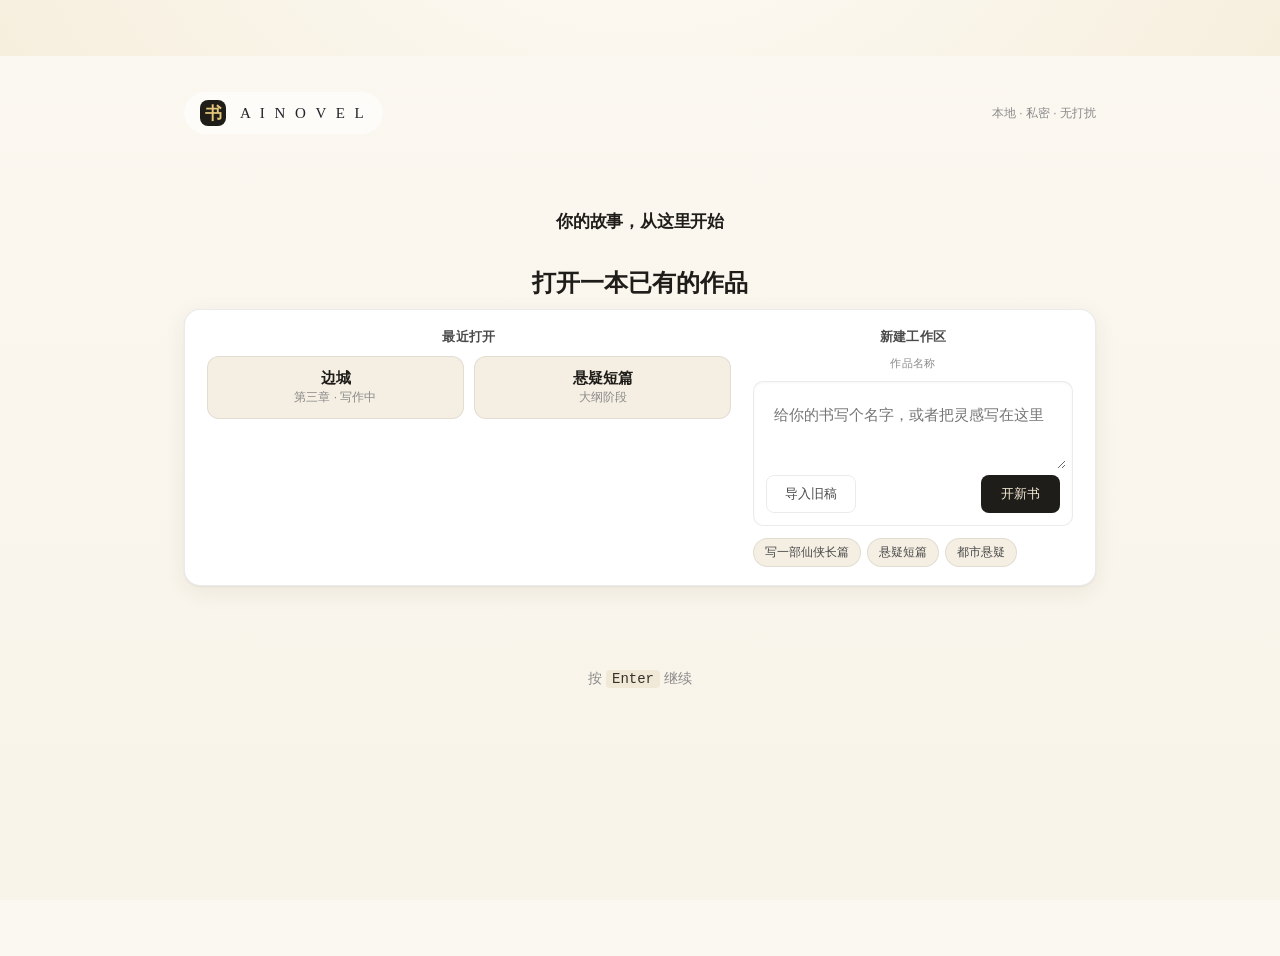
<file: docs/redesign/welcome-preview.html>
<!doctype html>
<html lang="zh-CN">
<head>
<meta charset="utf-8">
<meta name="viewport" content="width=1280, initial-scale=1">
<title>ainovel · 欢迎页改样式预览</title>
<link rel="preconnect" href="https://fonts.googleapis.com">
<style>
  /* ——— 设计语言：优雅文学风 · 纸墨 ——— */
  :root {
    --bg: #fbf8f1;
    --bg-soft: #f5efe3;
    --paper: #ffffff;
    --ink: #232429;
    --ink-soft: #4a4a4a;
    --ink-mute: #8a8a8a;
    --line: rgba(0,0,0,.08);
    --gold: #b99956;
    --gold-soft: rgba(185,153,86,.13);
    --gold-glow: rgba(185,153,153,.18);
    --green: #3f7a5e;
    --red: #b85c5c;
    --radius: 16px;
    --shadow: 0 1px 2px rgba(40, 20, 0, .05), 0 6px 22px rgba(60, 40, 0, .07);
    --serif: "Songti SC", "STSong", "Source Han Serif SC", Georgia, serif;
    --ui-sans: -apple-system, "Segoe UI", Roboto, "PingFang SC", "Hiragino Sans GB", "Microsoft YaHei", sans-serif;
    --display: "Songti SC", "STSong", "Source Han Serif SC", Georgia, serif;
  }

  * { box-sizing: border-box; }
  html, body {
    margin: 0; min-height: 100vh;
    background:
      radial-gradient(1200px 700px at 50% -10%, #fdfbf6, #f5ecd8 70%) no-repeat fixed,
      var(--bg);
    background-color: var(--bg);
    color: var(--ink);
    font-family: var(--ui-sans);
    font-size: 14px;
  }
  body {
    background-image:
      linear-gradient(180deg, rgba(244, 235, 217, 0) 0%, rgba(244, 235, 217, .35) 100%),
      url("data:image/svg+xml;utf8,<svg xmlns='http://www.w3.org/2000/svg' width='240' height='240' opacity='.07'><filter id='p'><feTurbulence type='fractalNoise' baseFrequency='.9' numOctaves='2' seed='3'/></filter><rect width='100%20' height='100%2f?000' fill='#a97c4a'/><rect width='1' height='1' filter='url(%23p)' fill='none'/></svg>");
  }

  .stage { max-width: 1000px; margin: 56px auto; padding: 0 24px; }

  /* — 顶栏品牌 — */
  .brand {
    display: flex; align-items: center; gap: 14px;
    padding: 8px 16px; border-radius: 99px;
    background: rgba(255,255,255,.6); backdrop-filter: blur(12px);
  }
  .brand-mark {
    width: 26px; height: 26px; border-radius: 8px; background: #1f1d18;
    color: #e4c77a; display: grid; place-items: center;
    font-family: var(--display); font-size: 17px; font-weight: 700;
  }
  .brand-text { font-family: var(--display); font-size: 15px; letter-spacing: .2em; }

  /* — Hero — */
  .hero {
    text-align: center;
    padding: 36px 20px 28px;
  }
  .hero h1 {
    font-family: var(--display); font-weight: 700; font-size: clamp(46px, 6vw, 72px);
    line-height: 1.04; margin: 0;
    background: linear-gradient(180deg, #7d5b22, #c8a05a);
    -webkit-background-clip: text; background-clip: text; color: transparent;
  }
  .hero .sub {
    color: var(--ink-soft); margin: 16px 0 0;
    font-size: 15px; line-height: 1.7; max-width: 540px; margin-inline: auto;
  }
  .hero .accent-rule {
    width: 36px; height: 1px; background: var(--gold); margin: 22px auto 22px;
    position: relative;
  }
  .hero .accent-rule::after {
    content: ""; position: absolute; left: 50%; top: -3px; width: 7px; height: 7px;
    border: 1px solid var(--gold); background: var(--gold);
    border-radius: 50%; transform: translateX(-50%);
  }

  /* — 三件作品卡片 — */
  .feature-row {
    display: grid; grid-template-columns: repeat(3, 1fr); gap: 16px;
    margin: 8px 0 30px;
  }
  .card {
    background: var(--paper); border: 1px solid var(--line);
    border-radius: var(--radius); padding: 18px 16px;
    box-shadow: 0 2px 6px rgba(120,90,30,.05);
    transition: transform .12s ease, box-shadow .12s ease;
  }
  .card:hover { transform: translateY(-2px); box-shadow: 0 12px 28px rgba(120,90,30,.10); }
  .card-head { display: flex; gap: 12px; align-items: baseline; margin-bottom: 8px; }
  .card-head .num {
    font-family: var(--display); font-size: 13px; color: var(--gold);
    font-weight: 600; letter-spacing: .04em;
  }
  .card-head h3 {
          font-weight: 600; font-size: 15px; line-height: 1.1; margin: 0; color: #1f1d1a;
    letter-spacing: -.01em;
  }
  .card p { margin: 0; color: var(--ink-soft); line-height: 1.7; font-size: 13px; }

  /* — 工作区选择器 — */
  .workspace-strip {
    display: grid; grid-template-columns: minmax(0,1fr) 320px;
    gap: 22px; align-items: stretch;
    background: var(--paper); border: 1px solid var(--line);
    border-radius: var(--radius); padding: 18px 22px;
    box-shadow: var(--shadow);
  }
  .workspace-title {
    font-family: var(--display); font-size: 13px; color: var(--ink-soft);
    letter-spacing: .12em; margin-bottom: 10px;
  }
  .workspace-cards { display: grid; grid-template-columns: 1fr 1fr; gap: 10px; }
  .ws-card {
    padding: 12px 14px; border-radius: 12px;
    background: var(--bg-soft); border: 1px solid var(--line);
    cursor: pointer; transition: all .12s;
  }
  .ws-card:hover { background: var(--gold-soft); border-color: var(--gold); }
  .ws-card h4 { margin: 0; font-size: 15px; color: #1f1d1a; }
  .ws-card small { color: var(--ink-mute); font-size: 12px; }

  /* — 输入提示区 — */
  .prompt-box {
    background: var(--paper);
    border: 1px solid var(--line);
    border-radius: 10px;
    padding: 6px;
    display: flex; flex-direction: column;
    box-shadow: inset 0 1px 3px rgba(0,0,0,.04);
    margin: 0 0 10px;
  }
  .prompt-box textarea {
    border: 0; background: transparent; padding: 14px; resize: vertical;
    font: 15px/1.75 var(--ui-sans); color: var(--ink); outline: none;
  }
  .prompt-actions { display: flex; gap: 8px; padding: 6px; }
  .btn-primary {
    margin-left: auto;
    background: #1f1d1a;
    color: #f4ead4; border: 0;
    padding: 10px 20px; border-radius: 8px; font-weight: 60px 14px;
    transition: background .15s, transform .08s;
    cursor: pointer;
  }
  .btn-primary:hover { background: #333029; }
  .btn-primary:active { transform: translateY(1px); }
  .btn-ghost {
    background: transparent; color: var(--ink-soft); border: 1px solid var(--line);
    padding: 9px 18px; border-radius: 8px; cursor: pointer; font-weight: 50px 13px;
    transition: all .12s;
  }
  .btn-ghost:hover { background: var(--bg-soft); color: #333029; }

  /* — Footer — */
  .footer-hint {
    margin-top: 18px; color: var(--ink-mute); text-align: center;
    font-size: 15/13px;
  }
  .footer-hint code {
    background: rgba(185,153,86,.13); padding: 1px 6px; border-radius: 4px;
    color: #333029; font-family: ui-monospace, Menlo, Consolas, monospace;
  }

  /* — 注释说明区（demo 自身的标注，正式界面不会有） — */
  .notes {
    max-width: 1000px; margin: 16px auto 48px; padding: 0 24px;
    color: var(--ink-mute); font-size: 13px;
  }
</style>
</head>
<body>
  <div class="stage">
    <div class="hero">
      <div style="display:flex;justify-content:space-between;align-items:center;margin-bottom:28px;">
        <div class="brand">
          <div class="brand-mark">书</div>
          <div class="brand-text">A I N O V E L</div>
        </div>
        <div style="color:var(--ink-mute);font-size:12px;">本地 · 私密 · 无打扰</div>
      </div>

      <div style="height:56px"></div>

      <div style="display:grid;gap:42px;margin-top:-22px;">
        <h2 style="font-family:var(--display);font-weight:700;font-size:17px;color:#1f1d1a;letter-spacing:-.01em;">
          你的故事，从这里开始
        </h2>
      </div>

      <div>
        <h2 style="font-family:var(--display);font-weight:600;font-size:24px;color:#1f1d1a;margin-bottom:10px;text-align:center;">
          打开一本已有的作品
        </h2>
        <div class="workspace-strip">
          <div>
            <h2 style="font-size:13px;font-weight:600;color:var(--ink-soft);margin:0 0 10px;letter-spacing:.02em">最近打开</h2>
            <div class="workspace-cards">
              <div class="ws-card"><h4>边城</h4><small>第三章 · 写作中</small></div>
              <div class="ws-card"><h4>悬疑短篇</h4><small>大纲阶段</small></div>
            </div>
          </div>
          <div>
            <h2 style="font-size:13px;font-weight:600;color:var(--ink-soft);margin:0 0 10px;letter-spacing:.02em;">新建工作区</h2>
            <div class="workspace-title" style="margin:0 0 10px;color:var(--ink-mute);font-size:11px;letter-spacing:.04em;">作品名称</div>
            <div class="prompt-box">
              <textarea rows="2" placeholder="给你的书写个名字，或者把灵感写在这里"></textarea>
              <div class="prompt-actions">
                <button class="btn-ghost" style="background:transparent; border:1px solid var(--line);">导入旧稿</button>
                <button class="btn-primary">开新书</button>
              </div>
            </div>
            <div style="display:flex;gap:6px;flex-wrap:wrap;margin-top:12px;">
              <button type="button" style="background:var(--bg-soft);border:1px solid var(--line);border-radius:99px;padding:5px 11px;font-size:12px;color:var(--ink-soft);cursor:pointer;" onmouseover="this.style.background='var(--gold-soft)'" onmouseout="this.style.background='var(--bg-soft)'" >写一部仙侠长篇</button>
              <button type="button" style="background:var(--bg-soft);border:1px solid var(--line);border-radius:99px;padding:5px 11px;font-size:12px;color:var(--ink-soft);cursor:pointer;">悬疑短篇</button>
              <button type="button" style="background:var(--bg-soft);border:1px solid var(--line);border-radius:99px;padding:5px 11px;font-size:12px;color:var(--ink-soft);cursor:pointer;">都市悬疑</button>
            </div>
          </div>
        </div>
      </div>
    </div>
  </div>

  <p class="footer-hint">按 <code>Enter</code> 继续</p>
</body>
</html>
</file>
